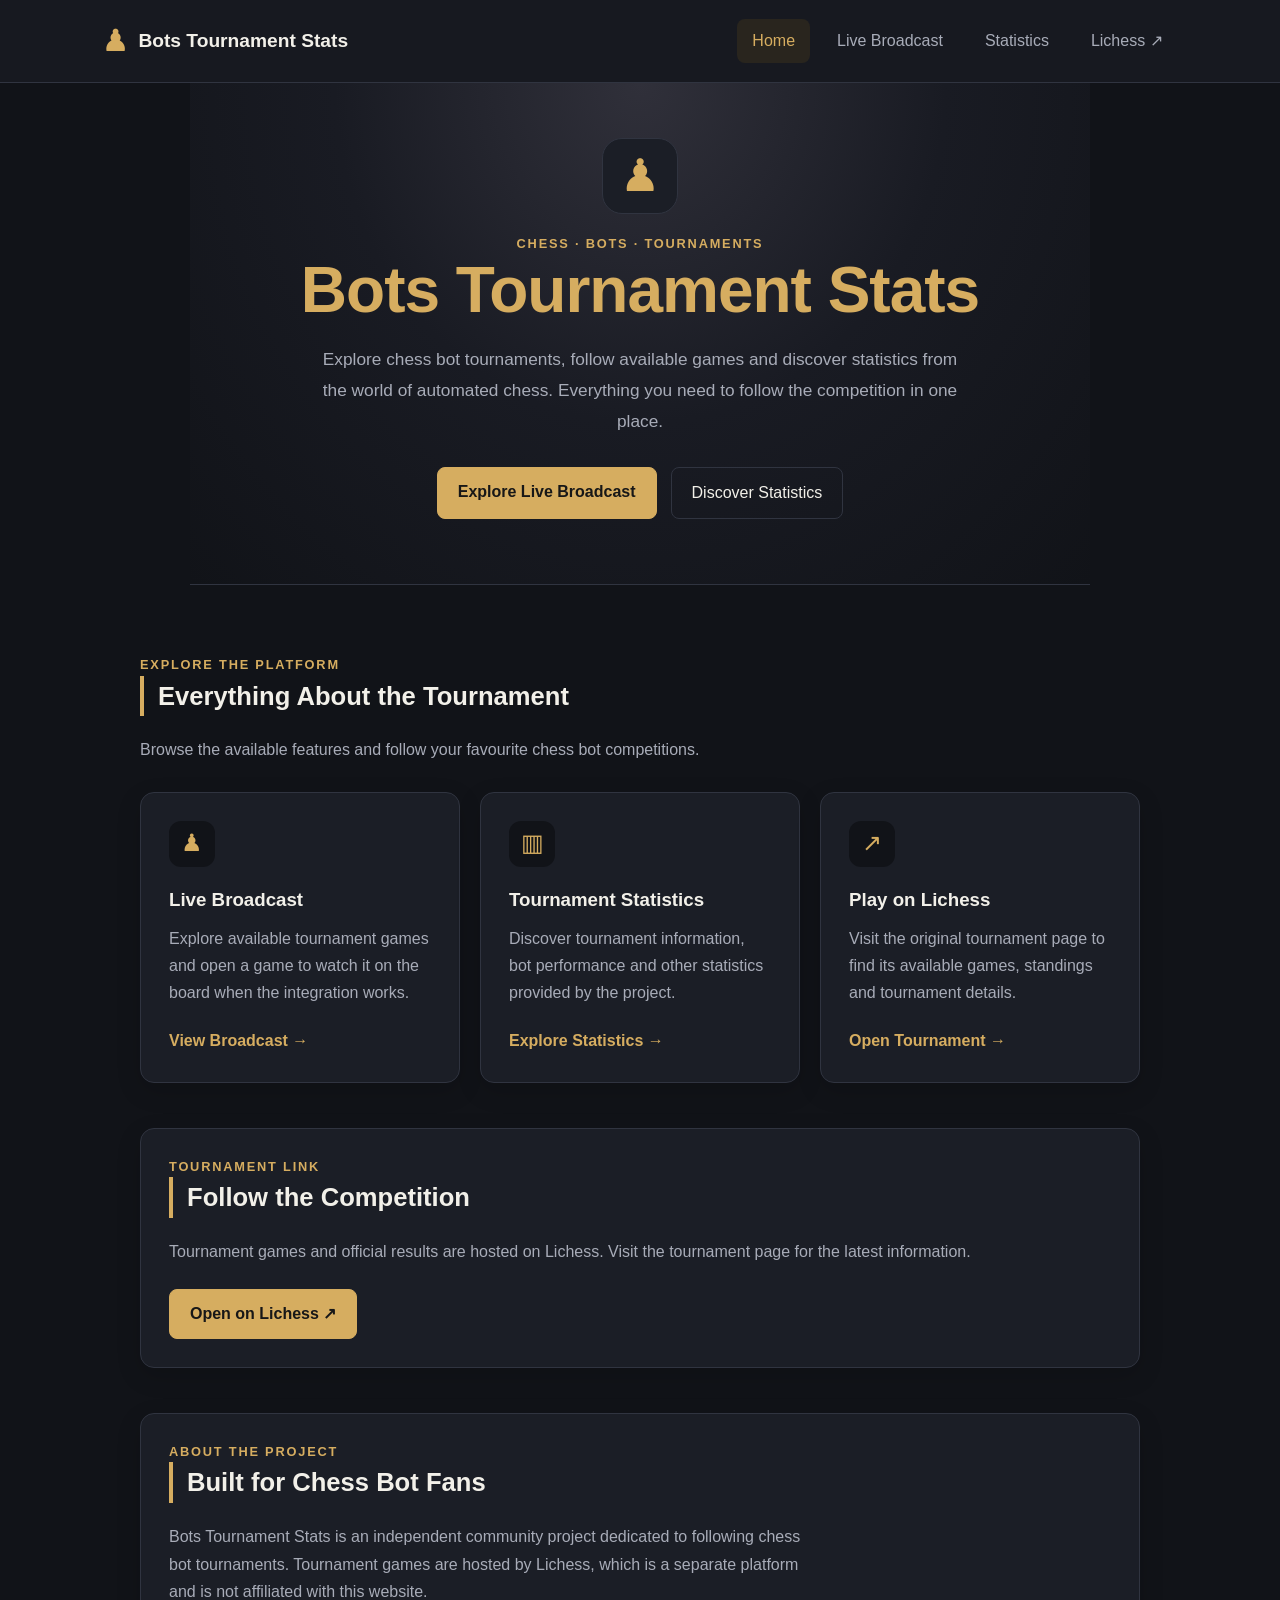
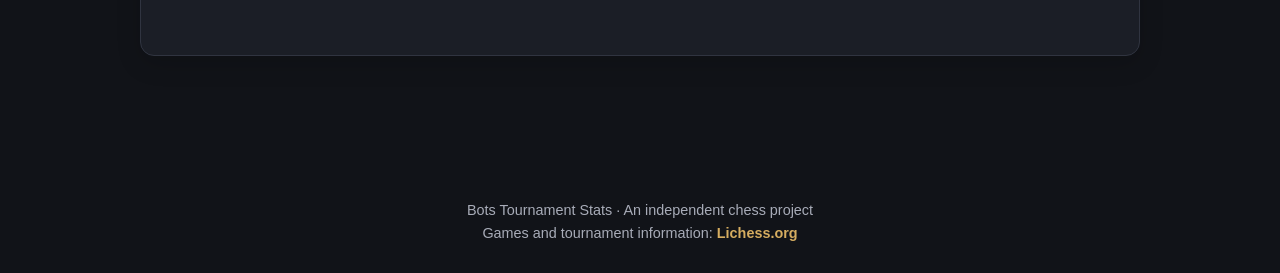
<file: index.html>
<!DOCTYPE html>
<html lang="en">
<head>
  <meta charset="UTF-8">
  <meta name="viewport" content="width=device-width, initial-scale=1">
  <meta name="theme-color" content="#111318">

  <title>Bots Tournament Stats | Chess Bot Arena</title>

  <meta
    name="description"
    content="Explore chess bot tournaments, follow games and discover tournament statistics."
  >

  <link rel="stylesheet" href="style.css">

  <style>
    .hero {
      max-width: 900px;
      margin: 0 auto;
      padding: 55px 20px 65px;
      text-align: center;
    }

    .hero-icon {
      display: inline-grid;
      place-items: center;
      width: 76px;
      height: 76px;
      margin-bottom: 20px;
      border: 1px solid var(--border);
      border-radius: 20px;
      background: var(--surface);
      color: var(--gold);
      font-size: 2.8rem;
    }

    .hero h1 {
      margin-bottom: 18px;
      font-size: clamp(2.2rem, 6vw, 4rem);
      line-height: 1.12;
    }

    .hero p {
      max-width: 650px;
      margin: 0 auto;
      color: var(--text-muted);
      font-size: 1.08rem;
      line-height: 1.8;
    }

    .hero-actions {
      display: flex;
      flex-wrap: wrap;
      justify-content: center;
      gap: 14px;
      margin-top: 30px;
    }

    .secondary-button {
      display: inline-block;
      padding: 12px 20px;
      border: 1px solid var(--border);
      border-radius: 8px;
      color: var(--text);
      text-decoration: none;
      transition: background 0.2s, border-color 0.2s;
    }

    .secondary-button:hover {
      background: var(--surface-hover);
      border-color: var(--gold);
    }

    .eyebrow {
      color: var(--gold);
      font-size: 0.8rem;
      font-weight: 700;
      letter-spacing: 0.14em;
      text-transform: uppercase;
    }

    .section-intro {
      max-width: 650px;
      margin-bottom: 28px;
      color: var(--text-muted);
      line-height: 1.7;
    }

    .feature-grid {
      display: grid;
      grid-template-columns: repeat(3, minmax(0, 1fr));
      gap: 20px;
      margin-bottom: 30px;
    }

    .feature-card {
      display: flex;
      flex-direction: column;
      align-items: flex-start;
      min-width: 0;
    }

    .feature-icon {
      display: inline-grid;
      place-items: center;
      width: 46px;
      height: 46px;
      margin-bottom: 18px;
      border-radius: 12px;
      background: var(--background);
      color: var(--gold);
      font-size: 1.5rem;
    }

    .feature-card h3 {
      margin: 0 0 10px;
    }

    .feature-card p {
      flex: 1;
      margin-top: 0;
      color: var(--text-muted);
      line-height: 1.7;
    }

    .text-link {
      color: var(--gold);
      font-weight: 600;
      text-decoration: none;
    }

    .text-link:hover {
      text-decoration: underline;
    }

    .tournament-panel {
      display: flex;
      align-items: center;
      justify-content: space-between;
      gap: 24px;
      flex-wrap: wrap;
    }

    .tournament-panel h2 {
      margin-top: 0;
    }

    .tournament-panel p {
      margin-bottom: 0;
      color: var(--text-muted);
      line-height: 1.7;
    }

    .site-footer {
      padding: 28px 16px;
      color: var(--text-muted);
      text-align: center;
      font-size: 0.9rem;
    }

    @media (max-width: 760px) {
      .feature-grid {
        grid-template-columns: 1fr;
      }

      .hero {
        padding-top: 35px;
      }

      .tournament-panel {
        align-items: flex-start;
        flex-direction: column;
      }
    }
  </style>
</head>

<body>

  <!-- Navigation -->
  <nav class="top-nav">
    <a class="logo" href="index.html" aria-label="Bots Tournament Stats home">
      <span aria-hidden="true">♟</span>
      Bots Tournament Stats
    </a>

    <div class="top-nav-links">
      <a href="index.html" class="active" aria-current="page">Home</a>
      <a href="diffusion.html">Live Broadcast</a>
      <a href="stats.html">Statistics</a>
      <a
        href="https://lichess.org/tournament/SZ9uqXw7"
        target="_blank"
        rel="noopener noreferrer">
        Lichess ↗
      </a>
    </div>
  </nav>

  <!-- Hero -->
  <header class="hero">
    <div class="hero-icon" aria-hidden="true">♟</div>

    <div class="eyebrow">Chess · Bots · Tournaments</div>

    <h1>Bots Tournament Stats</h1>

    <p>
      Explore chess bot tournaments, follow available games
      and discover statistics from the world of automated chess.
      Everything you need to follow the competition in one place.
    </p>

    <div class="hero-actions">
      <a class="button" href="diffusion.html">
        Explore Live Broadcast
      </a>

      <a class="secondary-button" href="stats.html">
        Discover Statistics
      </a>
    </div>
  </header>

  <main>

    <!-- Features -->
    <section>
      <div class="eyebrow">Explore the platform</div>
      <h2>Everything About the Tournament</h2>

      <p class="section-intro">
        Browse the available features and follow your favourite
        chess bot competitions.
      </p>

      <div class="feature-grid">

        <article class="card feature-card">
          <div class="feature-icon" aria-hidden="true">♟</div>

          <h3>Live Broadcast</h3>

          <p>
            Explore available tournament games and open a game
            to watch it on the board when the integration works.
          </p>

          <a class="text-link" href="diffusion.html">
            View Broadcast →
          </a>
        </article>

        <article class="card feature-card">
          <div class="feature-icon" aria-hidden="true">▥</div>

          <h3>Tournament Statistics</h3>

          <p>
            Discover tournament information, bot performance
            and other statistics provided by the project.
          </p>

          <a class="text-link" href="stats.html">
            Explore Statistics →
          </a>
        </article>

        <article class="card feature-card">
          <div class="feature-icon" aria-hidden="true">↗</div>

          <h3>Play on Lichess</h3>

          <p>
            Visit the original tournament page to find its
            available games, standings and tournament details.
          </p>

          <a
            class="text-link"
            href="https://lichess.org/tournament/SZ9uqXw7"
            target="_blank"
            rel="noopener noreferrer">
            Open Tournament →
          </a>
        </article>

      </div>
    </section>

    <!-- Tournament link -->
    <section class="card">
      <div class="tournament-panel">
        <div>
          <div class="eyebrow">Tournament link</div>
          <h2>Follow the Competition</h2>

          <p>
            Tournament games and official results are hosted
            on Lichess. Visit the tournament page for the
            latest information.
          </p>
        </div>

        <a
          class="button"
          href="https://lichess.org/tournament/SZ9uqXw7"
          target="_blank"
          rel="noopener noreferrer">
          Open on Lichess ↗
        </a>
      </div>
    </section>

    <!-- About -->
    <section class="card">
      <div class="eyebrow">About the project</div>
      <h2>Built for Chess Bot Fans</h2>

      <p class="section-intro">
        Bots Tournament Stats is an independent community
        project dedicated to following chess bot tournaments.
        Tournament games are hosted by Lichess, which is a
        separate platform and is not affiliated with this website.
      </p>
    </section>

  </main>

  <footer class="site-footer">
    <p>Bots Tournament Stats · An independent chess project</p>

    <p>
      Games and tournament information:
      <a
        class="text-link"
        href="https://lichess.org/tournament/SZ9uqXw7"
        target="_blank"
        rel="noopener noreferrer">
        Lichess.org
      </a>
    </p>
  </footer>

</body>
</html>
</file>
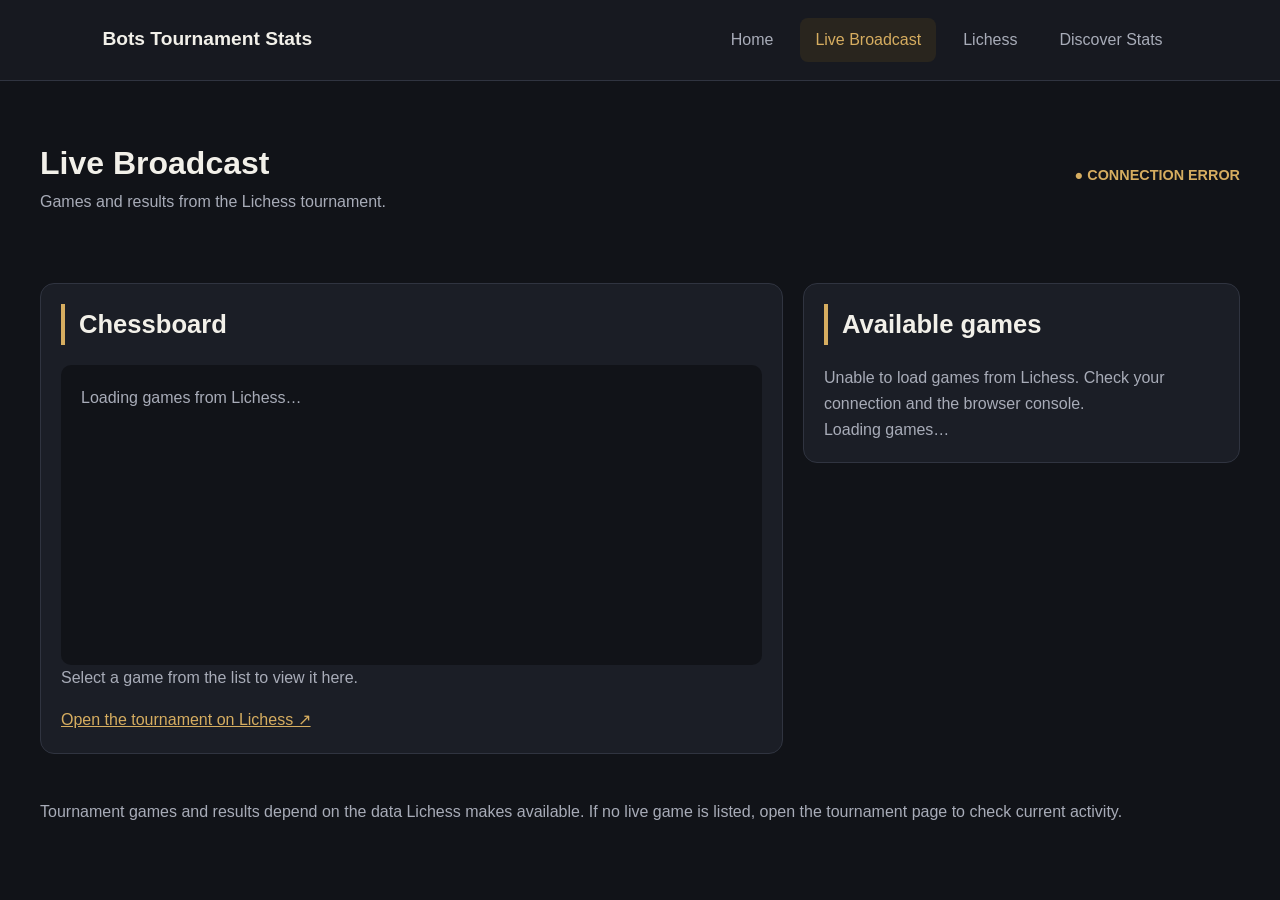
<file: diffusion.html>
<!DOCTYPE html>
<html lang="fr">
<head>
  <meta charset="UTF-8">
  <meta name="viewport" content="width=device-width, initial-scale=1">
  <meta name="theme-color" content="#111318">
  <title>Live Broadcast | Bots Tournament Stats</title>
  <link rel="stylesheet" href="style.css">
  <style>
    .broadcast-page {
      width: min(1200px, 94%);
      margin: 32px auto;
    }

    .broadcast-heading {
      display: flex;
      align-items: center;
      justify-content: space-between;
      flex-wrap: wrap;
      gap: 12px;
      margin-bottom: 24px;
    }

    .broadcast-status {
      color: var(--gold, #d6ad60);
      font-weight: 700;
      font-size: 0.9rem;
    }

    .broadcast-grid {
      display: grid;
      grid-template-columns: minmax(0, 1.7fr) minmax(260px, 1fr);
      gap: 20px;
      align-items: start;
    }

    .broadcast-panel {
      min-width: 0;
      padding: 20px;
      border: 1px solid var(--border, #303440);
      border-radius: 14px;
      background: var(--surface, #1b1e26);
    }

    .board-placeholder {
      width: 100%;
      min-height: 300px;
      overflow: hidden;
      border-radius: 10px;
      background: #111318;
    }

    .board-placeholder iframe {
      display: block;
      width: 100%;
      height: 480px;
      border: 0;
    }

    .broadcast-note {
      color: var(--text-muted, #a8acb8);
      line-height: 1.6;
      overflow-wrap: anywhere;
    }

    .game-list {
      display: grid;
      gap: 10px;
      max-height: 650px;
      overflow-y: auto;
    }

    .game-item {
      display: block;
      padding: 13px;
      border: 1px solid var(--border, #303440);
      border-radius: 10px;
      color: var(--text, #f2f0e9);
      text-decoration: none;
      overflow-wrap: anywhere;
      transition: border-color 0.2s, background 0.2s;
    }

    .game-item:hover,
    .game-item:focus-visible {
      border-color: var(--gold, #d6ad60);
      background: var(--surface-hover, #242834);
      outline: none;
    }

    .game-item p {
      margin: 7px 0 0;
      color: var(--text-muted, #a8acb8);
      font-size: 0.88rem;
    }

    .game-item .featured-label {
      color: var(--gold, #d6ad60);
    }

    .tournament-link {
      display: inline-block;
      margin-top: 16px;
      color: var(--gold, #d6ad60);
    }

    @media (max-width: 760px) {
      .broadcast-grid {
        grid-template-columns: 1fr;
      }

      .board-placeholder iframe {
        height: 380px;
      }

      .broadcast-panel {
        padding: 14px;
      }
    }
  </style>
  <script src="script.js" defer></script>
</head>
<body>
  <nav class="top-nav">
    <a class="logo" href="index.html">Bots Tournament Stats</a>
    <div class="top-nav-links">
      <a href="index.html">Home</a>
      <a class="active" href="diffusion.html">Live Broadcast</a>
      <a href="https://lichess.org/tournament/5sowAjIr"
         target="_blank" rel="noopener noreferrer">Lichess</a>
      <a href="stats.html">Discover Stats</a>
    </div>
  </nav>

  <main class="broadcast-page">
    <div class="broadcast-heading">
      <div>
        <h1>Live Broadcast</h1>
        <p class="broadcast-note">
          Games and results from the Lichess tournament.
        </p>
      </div>
      <span class="broadcast-status" role="status" aria-live="polite">
        ● CONNECTING…
      </span>
    </div>

    <div class="broadcast-grid">
      <section class="broadcast-panel">
        <h2>Chessboard</h2>
        <div class="board-placeholder" id="chessboard">
          <p class="broadcast-note" style="padding: 20px;">
            Loading games from Lichess…
          </p>
        </div>
        <p class="broadcast-note" id="game-details">
          Select a game from the list to view it here.
        </p>
        <a class="tournament-link"
           href="https://lichess.org/tournament/5sowAjIr"
           target="_blank" rel="noopener noreferrer">
          Open the tournament on Lichess ↗
        </a>
      </section>

      <section class="broadcast-panel">
        <h2>Available games</h2>
        <p class="broadcast-note" id="game-count">
          Looking for games…
        </p>
        <div class="game-list" aria-live="polite">
          <p class="broadcast-note">Loading games…</p>
        </div>
      </section>
    </div>

    <p class="broadcast-note">
      Tournament games and results depend on the data Lichess makes available.
      If no live game is listed, open the tournament page to check current
      activity.
    </p>
  </main>
</body>
</html>
</file>
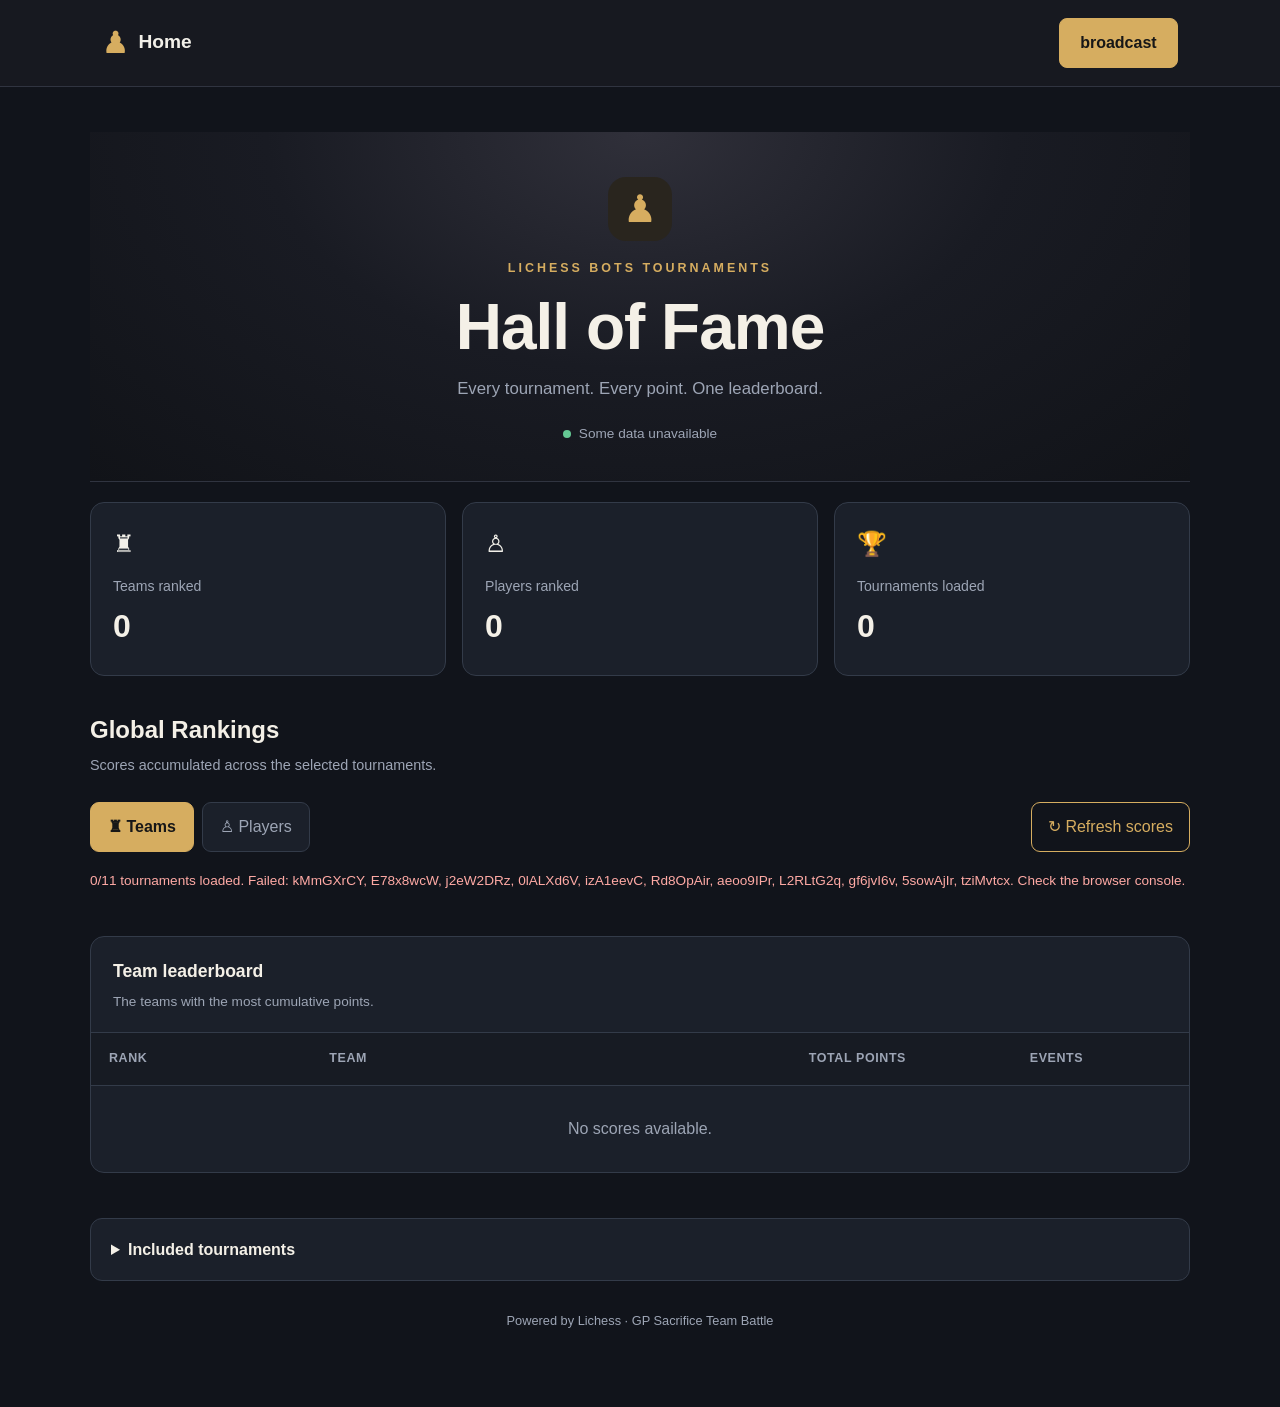
<file: stats.html>
<!DOCTYPE html>
<html lang="en">

<head>
    <meta charset="UTF-8">
    <meta name="viewport" content="width=device-width, initial-scale=1.0">

    <meta name="description"
          content="BOTs tournament stats">

    <title>Hall of Fame | BOTs Tournament</title>

    <link rel="stylesheet" href="style.css">

    <style>
        :root {
            --stats-bg: #11141b;
            --stats-panel: #1b202a;
            --stats-panel-hover: #242b37;
            --stats-gold: #d6ad60;
            --stats-text: #f4f0e7;
            --stats-muted: #9da5b5;
            --stats-border: #333b49;
        }

        body {
            background: var(--stats-bg);
        }

        .stats-container {
            width: min(1100px, calc(100% - 32px));
            margin: auto;
            padding: 45px 0 75px;
        }

        .hero {
            text-align: center;
            padding: 45px 20px 35px;
        }

        .hero-icon {
            display: inline-flex;
            justify-content: center;
            align-items: center;
            width: 64px;
            height: 64px;
            margin-bottom: 18px;
            border-radius: 18px;
            background: #29251e;
            color: var(--stats-gold);
            font-size: 2.4rem;
        }

        .eyebrow {
            color: var(--stats-gold);
            font-size: 0.78rem;
            font-weight: bold;
            letter-spacing: 3px;
            text-transform: uppercase;
        }

        .hero h1 {
            color: var(--stats-text);
            font-size: clamp(2.4rem, 6vw, 4rem);
            line-height: 1.15;
            margin: 12px 0;
        }

        .hero p {
            color: var(--stats-muted);
            font-size: 1.05rem;
        }

        .live-status {
            display: inline-flex;
            align-items: center;
            gap: 8px;
            margin-top: 20px;
            color: var(--stats-muted);
            font-size: 0.85rem;
        }

        .status-dot {
            width: 8px;
            height: 8px;
            border-radius: 50%;
            background: #65c994;
        }

        .overview {
            display: grid;
            grid-template-columns: repeat(3, minmax(0, 1fr));
            gap: 16px;
            margin: 20px 0 32px;
        }

        .overview-card {
            padding: 22px;
            background: var(--stats-panel);
            border: 1px solid var(--stats-border);
            border-radius: 14px;
        }

        .overview-card .icon {
            font-size: 1.5rem;
            margin-bottom: 12px;
        }

        .overview-label {
            color: var(--stats-muted);
            font-size: 0.88rem;
        }

        .overview-value {
            color: var(--stats-text);
            font-size: 2rem;
            font-weight: 750;
            margin-top: 4px;
        }

        .section-heading {
            margin: 35px 0 18px;
        }

        .section-heading h2 {
            color: var(--stats-text);
            font-size: 1.5rem;
            margin-bottom: 5px;
        }

        .section-heading p {
            color: var(--stats-muted);
            font-size: 0.9rem;
        }

        .toolbar {
            display: flex;
            justify-content: space-between;
            align-items: center;
            flex-wrap: wrap;
            gap: 14px;
            margin: 25px 0 18px;
        }

        .tabs {
            display: flex;
            flex-wrap: wrap;
            gap: 8px;
        }

        .tab {
            padding: 11px 17px;
            background: var(--stats-panel);
            color: var(--stats-muted);
            border: 1px solid var(--stats-border);
            border-radius: 9px;
            font: inherit;
            cursor: pointer;
            transition: 0.2s;
        }

        .tab:hover {
            color: var(--stats-text);
            background: var(--stats-panel-hover);
        }

        .tab.active {
            color: #171717;
            background: var(--stats-gold);
            border-color: var(--stats-gold);
            font-weight: bold;
        }

        .refresh-button {
            padding: 11px 16px;
            color: var(--stats-gold);
            background: transparent;
            border: 1px solid var(--stats-gold);
            border-radius: 9px;
            font: inherit;
            cursor: pointer;
        }

        .refresh-button:hover {
            background: #29251e;
        }

        .refresh-button:disabled {
            opacity: 0.5;
            cursor: wait;
        }

        .ranking-card {
            overflow: hidden;
            background: var(--stats-panel);
            border: 1px solid var(--stats-border);
            border-radius: 14px;
        }

        .ranking-top {
            padding: 20px 22px;
            border-bottom: 1px solid var(--stats-border);
        }

        .ranking-top h3 {
            color: var(--stats-text);
            font-size: 1.1rem;
        }

        .ranking-top p {
            margin-top: 5px;
            color: var(--stats-muted);
            font-size: 0.85rem;
        }

        .table-wrapper {
            overflow-x: auto;
        }

        .ranking-table {
            width: 100%;
            border-collapse: collapse;
            text-align: left;
        }

        .ranking-table th,
        .ranking-table td {
            padding: 16px 18px;
            border-bottom: 1px solid var(--stats-border);
        }

        .ranking-table th {
            background: #171b23;
            color: var(--stats-muted);
            font-size: 0.78rem;
            text-transform: uppercase;
            letter-spacing: 0.6px;
            white-space: nowrap;
        }

        .ranking-table tbody tr:last-child td {
            border-bottom: none;
        }

        .ranking-table tbody tr:hover {
            background: var(--stats-panel-hover);
        }

        .rank-cell {
            width: 65px;
            color: var(--stats-muted);
            font-weight: bold;
        }

        .rank-medal {
            font-size: 1.25rem;
        }

        .entity-link {
            color: var(--stats-text);
            text-decoration: none;
            font-weight: bold;
        }

        .entity-link:hover {
            color: var(--stats-gold);
        }

        .score-cell {
            color: var(--stats-gold);
            text-align: right;
            font-weight: bold;
            white-space: nowrap;
        }

        .count-cell {
            color: var(--stats-muted);
            text-align: center;
        }

        .table-message {
            color: var(--stats-muted);
            text-align: center;
            padding: 30px 15px !important;
        }

        .page-status {
            margin: 15px 0;
            color: var(--stats-muted);
            font-size: 0.85rem;
            overflow-wrap: anywhere;
        }

        .page-status.error {
            color: #ffaaa5;
        }

        .tournament-info {
            margin-top: 25px;
            padding: 18px 20px;
            background: var(--stats-panel);
            border: 1px solid var(--stats-border);
            border-radius: 12px;
        }

        .tournament-info summary {
            color: var(--stats-text);
            font-weight: bold;
            cursor: pointer;
        }

        .tournament-info ul {
            margin: 15px 0 0 20px;
            color: var(--stats-muted);
        }

        .tournament-info li {
            margin: 8px 0;
        }

        .tournament-info a {
            color: var(--stats-gold);
        }

        .footer-note {
            text-align: center;
            color: var(--stats-muted);
            font-size: 0.8rem;
            margin-top: 30px;
        }

        .hidden {
            display: none !important;
        }

        @media (max-width: 700px) {
            .overview {
                grid-template-columns: 1fr;
                gap: 10px;
            }

            .overview-card {
                display: grid;
                grid-template-columns: 45px 1fr;
                align-items: center;
                padding: 16px;
            }

            .overview-card .icon {
                grid-row: span 2;
                margin: 0;
            }

            .overview-value {
                font-size: 1.6rem;
            }

            .hero {
                padding: 30px 10px;
            }

            .toolbar {
                align-items: stretch;
            }

            .tabs {
                display: grid;
                grid-template-columns: 1fr 1fr;
            }

            .refresh-button {
                width: 100%;
            }

            .ranking-table th,
            .ranking-table td {
                padding: 13px 11px;
            }
        }
    </style>
</head>

<body>

    <nav class="top-nav">
        <a href="index.html" class="logo">
            <span>♟</span>
            Home
        </a>

        <a href="diffusion.html" class="button">
            broadcast
        </a>

    </nav>

    <main class="stats-container">

        <header class="hero">
            <div class="hero-icon">♟</div>

            <div class="eyebrow">Lichess BOTs Tournaments</div>

            <h1>Hall of Fame</h1>

            <p>
                Every tournament. Every point. One leaderboard.
            </p>

            <div class="live-status">
                <span class="status-dot"></span>
                <span id="live-label">Connecting to Lichess...</span>
            </div>
        </header>

        <section class="overview" aria-label="Statistics overview">

            <article class="overview-card">
                <div class="icon">♜</div>
                <div class="overview-label">Teams ranked</div>
                <div class="overview-value" id="team-count">—</div>
            </article>

            <article class="overview-card">
                <div class="icon">♙</div>
                <div class="overview-label">Players ranked</div>
                <div class="overview-value" id="player-count">—</div>
            </article>

            <article class="overview-card">
                <div class="icon">🏆</div>
                <div class="overview-label">Tournaments loaded</div>
                <div class="overview-value" id="tournament-count">0</div>
            </article>

        </section>

        <div class="section-heading">
            <h2>Global Rankings</h2>
            <p>Scores accumulated across the selected tournaments.</p>
        </div>

        <div class="toolbar">

            <div class="tabs" role="tablist" aria-label="Leaderboard">
                <button
                    type="button"
                    class="tab active"
                    id="teams-tab"
                    role="tab"
                    aria-selected="true"
                    aria-controls="teams-panel">
                    ♜ Teams
                </button>

                <button
                    type="button"
                    class="tab"
                    id="players-tab"
                    role="tab"
                    aria-selected="false"
                    aria-controls="players-panel">
                    ♙ Players
                </button>
            </div>

            <button type="button" class="refresh-button" id="refresh-button">
                ↻ Refresh scores
            </button>

        </div>

        <p id="status" class="page-status" role="status" aria-live="polite">
            Loading rankings...
        </p>

        <section id="teams-panel" role="tabpanel" aria-labelledby="teams-tab">
            <div class="ranking-card">

                <div class="ranking-top">
                    <h3>Team leaderboard</h3>
                    <p>The teams with the most cumulative points.</p>
                </div>

                <div class="table-wrapper">
                    <table class="ranking-table">
                        <thead>
                            <tr>
                                <th>Rank</th>
                                <th>Team</th>
                                <th style="text-align:right">Total points</th>
                                <th style="text-align:center">Events</th>
                            </tr>
                        </thead>

                        <tbody id="teams-body">
                            <tr>
                                <td colspan="4" class="table-message">
                                    Loading team rankings...
                                </td>
                            </tr>
                        </tbody>
                    </table>
                </div>

            </div>
        </section>

        <section id="players-panel"
                 class="hidden"
                 role="tabpanel"
                 aria-labelledby="players-tab">

            <div class="ranking-card">

                <div class="ranking-top">
                    <h3>Player leaderboard</h3>
                    <p>The players with the most individual points.</p>
                </div>

                <div class="table-wrapper">
                    <table class="ranking-table">
                        <thead>
                            <tr>
                                <th>Rank</th>
                                <th>Player</th>
                                <th style="text-align:right">Total points</th>
                                <th style="text-align:center">Events</th>
                            </tr>
                        </thead>

                        <tbody id="players-body">
                            <tr>
                                <td colspan="4" class="table-message">
                                    Loading player rankings...
                                </td>
                            </tr>
                        </tbody>
                    </table>
                </div>

            </div>
        </section>

        <details class="tournament-info">
            <summary>Included tournaments</summary>
            <ul id="tournament-list"></ul>
        </details>

        <p class="footer-note">
            Powered by Lichess · GP Sacrifice Team Battle
        </p>

    </main>

    <script>
    (() => {
        "use strict";

        /*
         * ADD YOUR TOURNAMENTS HERE.
         * Copy the ID from the end of each Lichess tournament URL.
         *
         * Example:
         * https://lichess.org/tournament/jOoF0hen
         * ID: jOoF0hen
         */

        const TOURNAMENTS = [
            "kMmGXrCY",
            "E78x8wcW",
            "j2eW2DRz",
            "0lALXd6V",
            "izA1eevC",
            "Rd8OpAir",
            "aeoo9IPr",
            "L2RLtG2q",
            "gf6jvI6v",
            "5sowAjIr",
            "tziMvtcx"

            // Add more tournament IDs below:
            // "AbCd1234",
            // "EfGh5678",
        ];

        const API = "https://lichess.org/api/tournament";

        const $ = id => document.getElementById(id);

        const teamsBody = $("teams-body");
        const playersBody = $("players-body");
        const status = $("status");
        const refreshButton = $("refresh-button");

        let loading = false;

        function showMessage(body, message) {
            body.replaceChildren();

            const row = document.createElement("tr");
            const cell = document.createElement("td");

            cell.colSpan = 4;
            cell.className = "table-message";
            cell.textContent = message;

            row.appendChild(cell);
            body.appendChild(row);
        }

        async function fetchJson(url) {
            const response = await fetch(url, {
                headers: { Accept: "application/json" },
                cache: "no-store"
            });

            if (!response.ok) {
                throw new Error(`HTTP ${response.status}`);
            }

            return response.json();
        }

        async function fetchText(url) {
            const response = await fetch(url, {
                headers: { Accept: "application/x-ndjson" },
                cache: "no-store"
            });

            if (!response.ok) {
                throw new Error(`HTTP ${response.status}`);
            }

            return response.text();
        }

        function parseNdjson(text) {
            return text
                .split(/\r?\n/)
                .filter(line => line.trim())
                .map(line => JSON.parse(line));
        }

        function addTeam(map, team, tournamentId) {
            const id = team.id || team.team?.id;
            const score = Number(
                team.score ?? team.points ?? team.teamScore
            );

            if (!id || !Number.isFinite(score)) return;

            if (!map.has(id)) {
                map.set(id, {
                    id,
                    name: team.name || team.team?.name || id,
                    points: 0,
                    events: new Set()
                });
            }

            const entry = map.get(id);
            entry.points += score;
            entry.events.add(tournamentId);

            if (team.name || team.team?.name) {
                entry.name = team.name || team.team.name;
            }
        }

        function addPlayer(map, result, tournamentId) {
            const username = result.username || result.user?.name;

            const score = Number(
                result.score ?? result.points
            );

            if (!username || !Number.isFinite(score)) return;

            const key = username.toLowerCase();

            if (!map.has(key)) {
                map.set(key, {
                    username,
                    points: 0,
                    events: new Set()
                });
            }

            const entry = map.get(key);
            entry.points += score;
            entry.events.add(tournamentId);
        }

        async function loadTournament(id, teamTotals, playerTotals) {
            // Team standings endpoint.
            const teamData = await fetchJson(
                `${API}/${encodeURIComponent(id)}/teams`
            );

            const teams = Array.isArray(teamData.teams)
                ? teamData.teams
                : [];

            for (const team of teams) {
                addTeam(teamTotals, team, id);
            }

            // Individual tournament results are NDJSON.
            const resultText = await fetchText(
                `${API}/${encodeURIComponent(id)}/results?nb=1000`
            );

            const results = parseNdjson(resultText);

            for (const result of results) {
                addPlayer(playerTotals, result, id);
            }
        }

        function medal(rank) {
            if (rank === 0) return "🥇";
            if (rank === 1) return "🥈";
            if (rank === 2) return "🥉";
            return String(rank + 1).padStart(2, "0");
        }

        function renderRanking(body, entries, type) {
            body.replaceChildren();

            entries.sort((a, b) =>
                b.points - a.points ||
                (type === "teams" ? a.name : a.username)
                    .localeCompare(type === "teams" ? b.name : b.username)
            );

            if (!entries.length) {
                showMessage(body, "No scores available.");
                return;
            }

            entries.forEach((entry, index) => {
                const row = document.createElement("tr");

                const rank = document.createElement("td");
                rank.className = "rank-cell";

                if (index < 3) {
                    const badge = document.createElement("span");
                    badge.className = "rank-medal";
                    badge.textContent = medal(index);
                    rank.appendChild(badge);
                } else {
                    rank.textContent = medal(index);
                }

                const nameCell = document.createElement("td");
                const link = document.createElement("a");
                link.className = "entity-link";

                if (type === "teams") {
                    link.href =
                        `https://lichess.org/team/${encodeURIComponent(entry.id)}`;
                    link.textContent = entry.name;
                } else {
                    link.href =
                        `https://lichess.org/@/${encodeURIComponent(entry.username)}`;
                    link.textContent = entry.username;
                }

                link.target = "_blank";
                link.rel = "noopener noreferrer";

                nameCell.appendChild(link);

                const points = document.createElement("td");
                points.className = "score-cell";
                points.textContent = Math.round(entry.points).toLocaleString();

                const events = document.createElement("td");
                events.className = "count-cell";
                events.textContent = entry.events.size;

                row.append(rank, nameCell, points, events);
                body.appendChild(row);
            });
        }

        function renderTournamentList() {
            const list = $("tournament-list");
            list.replaceChildren();

            TOURNAMENTS.forEach(id => {
                const item = document.createElement("li");
                const link = document.createElement("a");

                link.href =
                    `https://lichess.org/tournament/${encodeURIComponent(id)}`;
                link.target = "_blank";
                link.rel = "noopener noreferrer";
                link.textContent = id;

                item.appendChild(link);
                list.appendChild(item);
            });

            $("tournament-count").textContent = "0";
        }

        async function refreshRankings() {
            if (loading) return;

            loading = true;
            refreshButton.disabled = true;
            status.classList.remove("error");

            $("live-label").textContent = "Updating standings...";
            status.textContent = "Fetching data from Lichess...";

            const teamTotals = new Map();
            const playerTotals = new Map();

            let successful = 0;
            const errors = [];

            try {
                for (const id of TOURNAMENTS) {
                    status.textContent =
                        `Loading tournament ${id}...`;

                    try {
                        await loadTournament(
                            id,
                            teamTotals,
                            playerTotals
                        );

                        successful++;
                    } catch (error) {
                        console.error(`Tournament ${id}:`, error);
                        errors.push(id);
                    }
                }

                renderRanking(
                    teamsBody,
                    [...teamTotals.values()],
                    "teams"
                );

                renderRanking(
                    playersBody,
                    [...playerTotals.values()],
                    "players"
                );

                $("team-count").textContent = teamTotals.size;
                $("player-count").textContent = playerTotals.size;
                $("tournament-count").textContent = successful;

                if (errors.length) {
                    status.classList.add("error");
                    status.textContent =
                        `${successful}/${TOURNAMENTS.length} tournaments loaded. ` +
                        `Failed: ${errors.join(", ")}. Check the browser console.`;

                    $("live-label").textContent = "Some data unavailable";
                } else {
                    status.textContent =
                        `All ${successful} tournament(s) loaded · ` +
                        `Updated at ${new Date().toLocaleTimeString()}`;

                    $("live-label").textContent = "Standings updated";
                }

            } catch (error) {
                console.error(error);
                status.classList.add("error");
                status.textContent =
                    "Unable to load standings. Please try again later.";
                $("live-label").textContent = "Connection unavailable";

            } finally {
                loading = false;
                refreshButton.disabled = false;
            }
        }

        $("teams-tab").addEventListener("click", () => {
            $("teams-panel").classList.remove("hidden");
            $("players-panel").classList.add("hidden");

            $("teams-tab").classList.add("active");
            $("players-tab").classList.remove("active");

            $("teams-tab").setAttribute("aria-selected", "true");
            $("players-tab").setAttribute("aria-selected", "false");
        });

        $("players-tab").addEventListener("click", () => {
            $("players-panel").classList.remove("hidden");
            $("teams-panel").classList.add("hidden");

            $("players-tab").classList.add("active");
            $("teams-tab").classList.remove("active");

            $("players-tab").setAttribute("aria-selected", "true");
            $("teams-tab").setAttribute("aria-selected", "false");
        });

        refreshButton.addEventListener("click", refreshRankings);

        renderTournamentList();
        refreshRankings();

        // Automatic refresh every 60 seconds.
        setInterval(refreshRankings, 60000);
    })();
    </script>

</body>
</html>
</file>
<file: style.css>
/* =========================
   GENERAL SETTINGS
========================= */

* {
    margin: 0;
    padding: 0;
    box-sizing: border-box;
}

:root {
    --background: #111318;
    --surface: #1b1e26;
    --surface-hover: #242834;
    --gold: #d6ad60;
    --gold-hover: #edc77e;
    --text: #f2f0e9;
    --text-muted: #a8acb8;
    --border: #303440;
}

html {
    scroll-behavior: smooth;
}

body {
    font-family: Arial, Helvetica, sans-serif;
    background: var(--background);
    color: var(--text);
    line-height: 1.6;
    min-height: 100vh;
}


/* =========================
   NAVIGATION
========================= */

.top-nav {
    display: flex;
    justify-content: space-between;
    align-items: center;
    gap: 24px;

    padding: 18px 8%;
    background: #171920;
    border-bottom: 1px solid var(--border);
}

.logo {
    display: flex;
    align-items: center;
    gap: 10px;

    color: var(--text);
    text-decoration: none;
    font-size: 1.2rem;
    font-weight: bold;
}

.logo span {
    color: var(--gold);
    font-size: 1.8rem;
}

.top-nav-links {
    display: flex;
    align-items: center;
    gap: 12px;
}

.top-nav-links a {
    color: var(--text-muted);
    text-decoration: none;

    padding: 9px 15px;
    border-radius: 8px;

    transition:
        color 0.2s ease,
        background 0.2s ease;
}

.top-nav-links a:hover {
    color: var(--gold);
    background: var(--surface-hover);
}

.top-nav-links a.active {
    color: var(--gold);
    background: #29251e;
}


/* =========================
   HEADER / HERO
========================= */

header {
    text-align: center;

    padding: 95px 20px 80px;

    background:
        radial-gradient(
            ellipse at top,
            #30303a 0%,
            #191b23 48%,
            var(--background) 100%
        );

    border-bottom: 1px solid var(--border);
}

header h1 {
    font-size: clamp(2rem, 5vw, 3.5rem);
    line-height: 1.2;
    margin-bottom: 20px;
    color: var(--gold);
    letter-spacing: -1px;
}

header p {
    max-width: 650px;
    margin: 0 auto;

    color: var(--text-muted);
    font-size: 1.1rem;
}


/* =========================
   MAIN CONTENT
========================= */

main {
    width: min(100% - 40px, 1000px);
    margin: 0 auto;
    padding: 25px 0 70px;
}

section {
    margin: 45px 0;
}

section h2 {
    font-size: 1.6rem;
    margin-bottom: 20px;
    padding-left: 14px;

    border-left: 4px solid var(--gold);
}


/* =========================
   CARDS
========================= */

.card {
    background: var(--surface);

    border: 1px solid var(--border);
    border-radius: 14px;

    padding: 28px;
    box-shadow: 0 8px 25px rgba(0, 0, 0, 0.15);

    transition:
        transform 0.2s ease,
        border-color 0.2s ease,
        background 0.2s ease;
}

.card:hover {
    transform: translateY(-3px);
    border-color: #76613e;
    background: var(--surface-hover);
}

.card p {
    color: var(--text-muted);
    margin-bottom: 22px;
    font-size: 1rem;
}


/* =========================
   BUTTONS
========================= */

.button {
    display: inline-block;

    padding: 11px 20px;
    border-radius: 8px;

    background: var(--gold);
    color: #171717;

    text-decoration: none;
    font-weight: bold;
    text-align: center;

    border: 1px solid var(--gold);

    transition:
        background 0.2s ease,
        transform 0.2s ease,
        box-shadow 0.2s ease;
}

.button:hover {
    background: var(--gold-hover);
    transform: translateY(-2px);
    box-shadow: 0 5px 15px rgba(214, 173, 96, 0.2);
}

.button:focus-visible,
.top-nav-links a:focus-visible,
.logo:focus-visible {
    outline: 2px solid var(--gold-hover);
    outline-offset: 4px;
}


/* =========================
   RESPONSIVE DESIGN
========================= */

@media (max-width: 600px) {

    .top-nav {
        flex-direction: column;
        padding: 16px 12px;
        gap: 12px;
    }

    .logo {
        font-size: 1.1rem;
    }

    .top-nav-links {
        justify-content: center;
        flex-wrap: wrap;
    }

    header {
        padding: 65px 18px 55px;
    }

    header p {
        font-size: 1rem;
    }

    main {
        width: calc(100% - 28px);
        padding-top: 10px;
    }

    section {
        margin: 35px 0;
    }

    section h2 {
        font-size: 1.35rem;
    }

    .card {
        padding: 22px;
    }

    .button {
        max-width: 100%;
    }
}


/* =========================
   REDUCED MOTION
========================= */

@media (prefers-reduced-motion: reduce) {

    html {
        scroll-behavior: auto;
    }

    *,
    *::before,
    *::after {
        transition-duration: 0.01ms !important;
        animation-duration: 0.01ms !important;
    }
}

/* =========================
   COMING SOON PAGE
========================= */

.coming-soon {
    min-height: 80vh;

    display: flex;
    justify-content: center;
    align-items: center;

    padding: 40px 20px;
    text-align: center;
}

.coming-soon-content {
    max-width: 650px;
    padding: 45px 25px;
}

.chess-icon {
    font-size: 5rem;
    color: var(--gold);
    margin-bottom: 20px;
}

.coming-soon h1 {
    font-size: clamp(2.5rem, 7vw, 4rem);
    color: var(--gold);
    margin-bottom: 20px;
}

.coming-soon p {
    color: var(--text-muted);
    font-size: 1.15rem;
    margin-bottom: 12px;
}

.coming-soon .subtitle {
    margin-bottom: 30px;
}

.coming-soon .button {
    margin-top: 10px;
}
</file>
